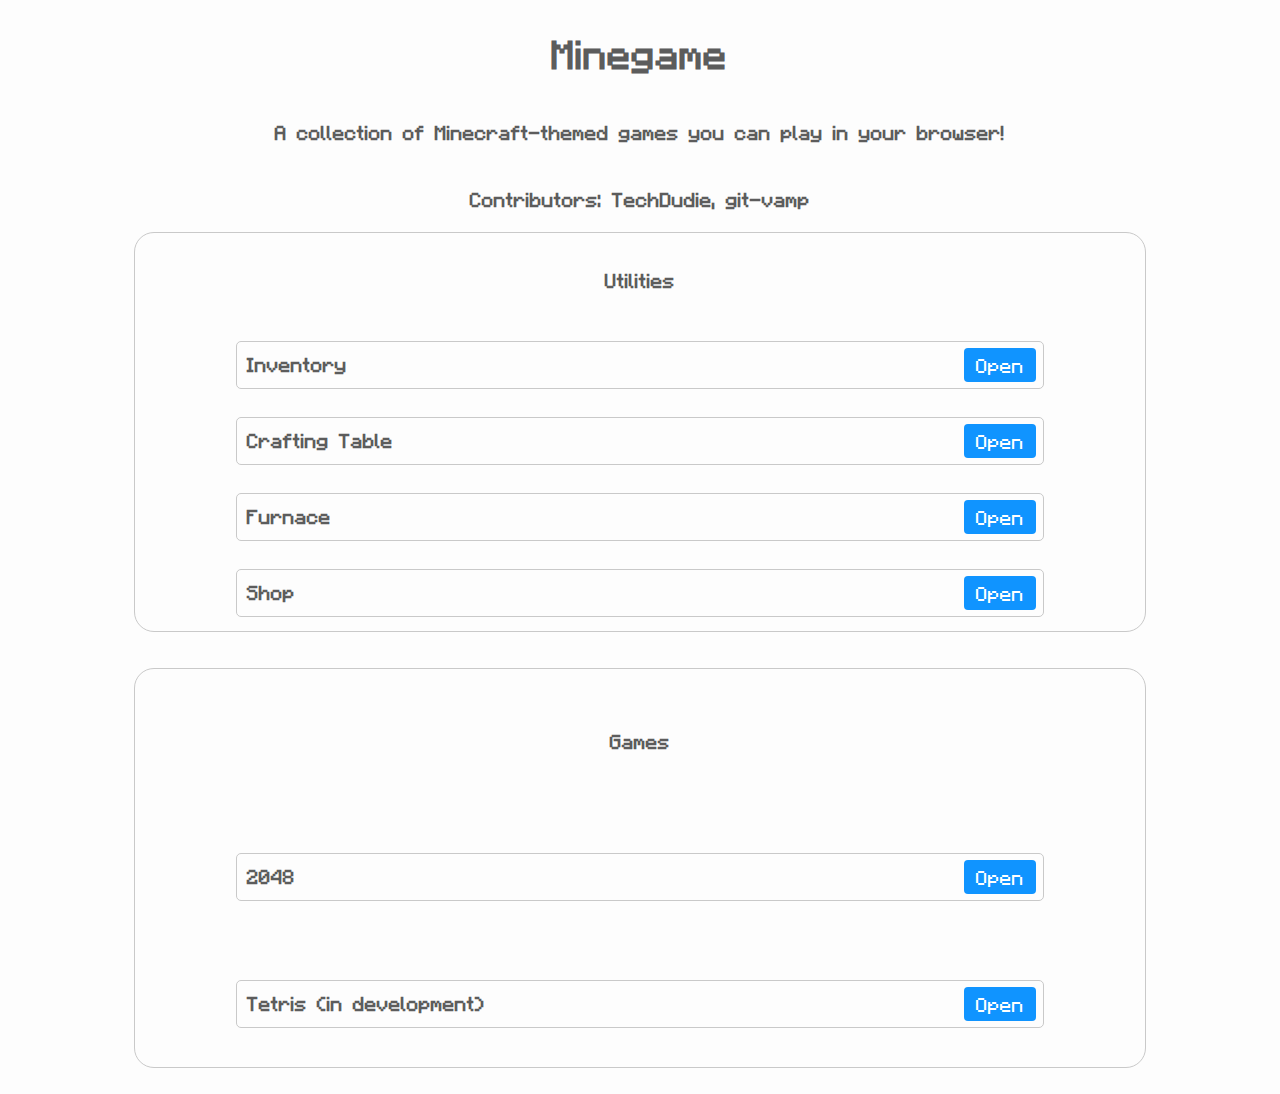
<file: index.html>
<!DOCTYPE html>
<html lang="en">
<head>
<meta charset="UTF-8">
<meta http-equiv="X-UA-Compatible" content="IE=edge">
<meta name="viewport" content="width=device-width, initial-scale=1.0">
<title>Minegame</title>
<link rel="stylesheet" href="source/css/index.css">
<link rel="stylesheet" href="source/css/font.css">
</head>
<body>
    <div class="container">
        <h1 class="text">Minegame</h1>
        <h4 class="text">A collection of Minecraft-themed games you can play in your browser!</h4>
        <h4 class="text">Contributors: TechDudie, git-vamp</h4>
        <div class="child">
            <h4 class="text">Utilities</h4>
            <div class="catg">
                <b class="tagname">Inventory</b>
                <a class="play" href="crafting/">Open</a>
            </div>
            <div class="catg">
                <b class="tagname">Crafting Table</b>
                <a class="play" href="table/">Open</a>
            </div>
            <div class="catg"> 
                <b class="tagname">Furnace</b>
                <a class="play" href="smelt/">Open</a>
            </div>
            <div class="catg">
                <b class="tagname">Shop</b>
                <a class="play" href="shop/">Open</a>
            </div>
        </div>
        <br><br>
        <div class="child">
            <h4 class="text">Games</h4>
            <div class="catg">
                <b class="tagname">2048</b>
                <a class="play" href="2048/">Open</a>
            </div>
            <div class="catg">
                <b class="tagname">Tetris (in development)</b>
                <a class="play" href="2048/">Open</a>
            </div>
        </div>
        <br>
</body>
</html>
</file>
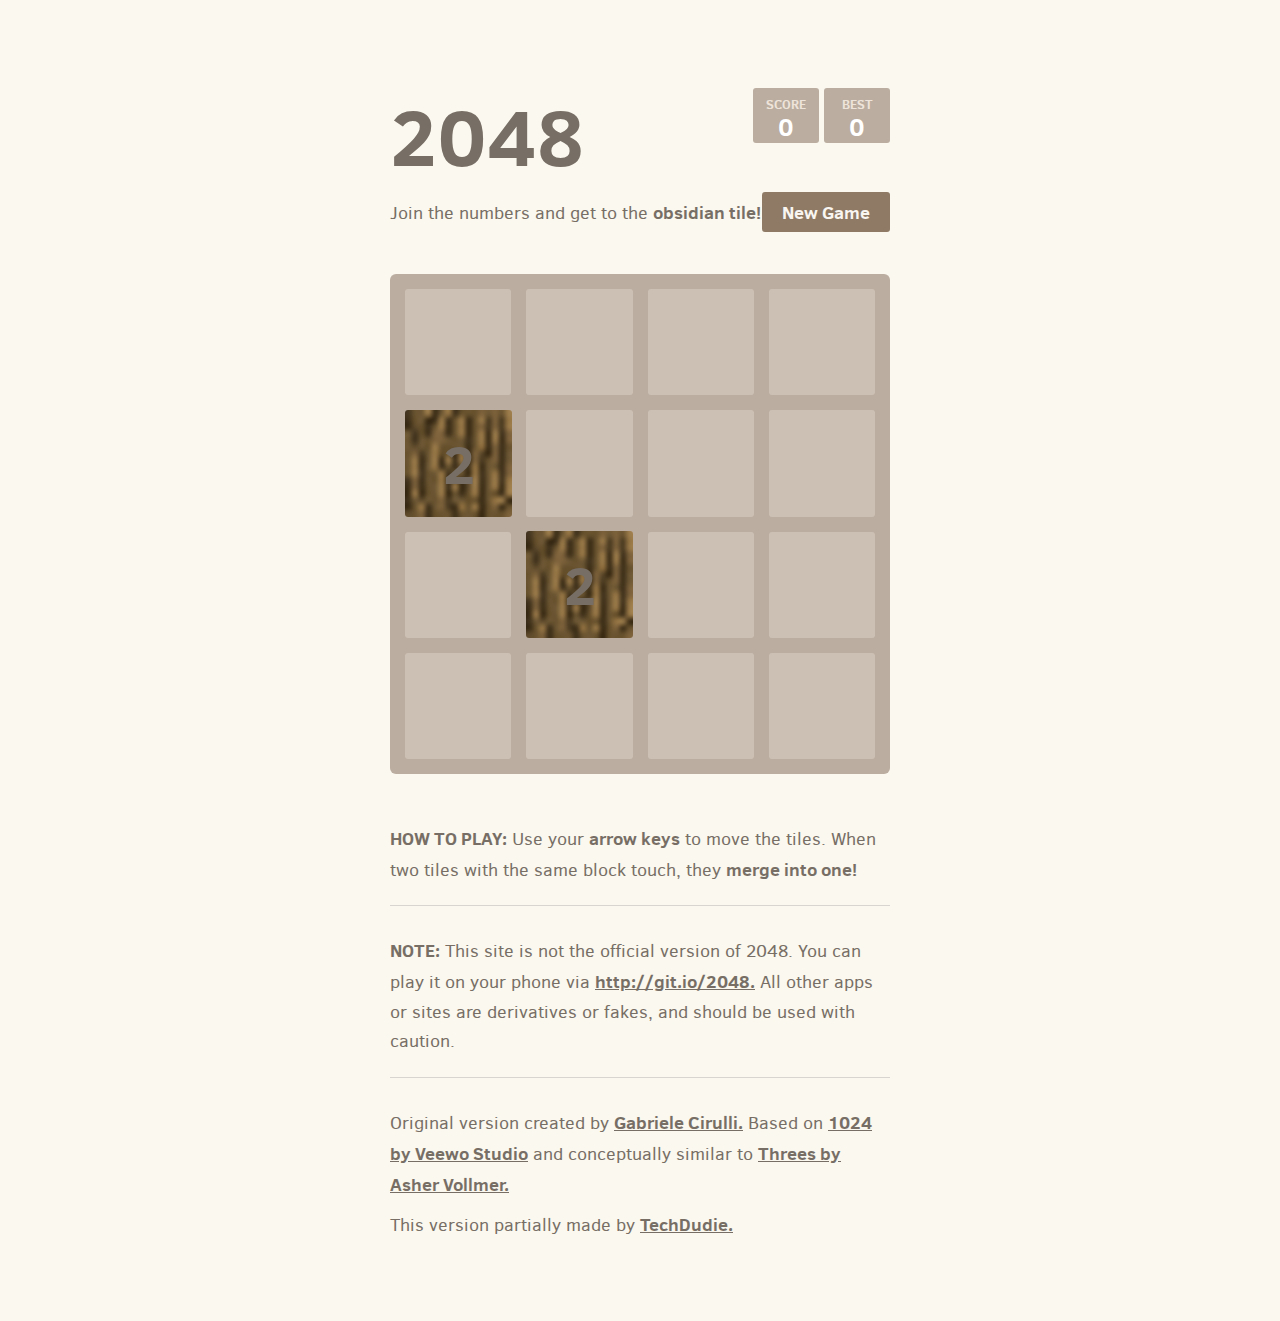
<file: 2048/index.html>
<!DOCTYPE html>
<html>
<head>
  <meta charset="utf-8">
  <title>2048</title>

  <link href="style/main.css" rel="stylesheet" type="text/css">
  <link rel="shortcut icon" href="favicon.ico">
  <link rel="apple-touch-icon" href="meta/apple-touch-icon.png">
  <link rel="apple-touch-startup-image" href="meta/apple-touch-startup-image-640x1096.png" media="(device-width: 320px) and (device-height: 568px) and (-webkit-device-pixel-ratio: 2)"> <!-- iPhone 5+ -->
  <link rel="apple-touch-startup-image" href="meta/apple-touch-startup-image-640x920.png"  media="(device-width: 320px) and (device-height: 480px) and (-webkit-device-pixel-ratio: 2)"> <!-- iPhone, retina -->
  <meta name="apple-mobile-web-app-capable" content="yes">
  <meta name="apple-mobile-web-app-status-bar-style" content="black">

  <meta name="HandheldFriendly" content="True">
  <meta name="MobileOptimized" content="320">
  <meta name="viewport" content="width=device-width, target-densitydpi=160dpi, initial-scale=1.0, maximum-scale=1, user-scalable=no, minimal-ui">
</head>
<body>
  <div class="container">
    <div class="heading">
      <h1 class="title">2048</h1>
      <div class="scores-container">
        <div class="score-container">0</div>
        <div class="best-container">0</div>
      </div>
    </div>

    <div class="above-game">
      <p class="game-intro">Join the numbers and get to the <strong>obsidian tile!</strong></p>
      <a class="restart-button">New Game</a>
    </div>

    <div class="game-container">
      <div class="game-message">
        <p></p>
        <div class="lower">
	        <a class="keep-playing-button">Keep going</a>
          <a class="retry-button">Collect rewards and try again</a>
        </div>
      </div>

      <div class="grid-container">
        <div class="grid-row">
          <div class="grid-cell"></div>
          <div class="grid-cell"></div>
          <div class="grid-cell"></div>
          <div class="grid-cell"></div>
        </div>
        <div class="grid-row">
          <div class="grid-cell"></div>
          <div class="grid-cell"></div>
          <div class="grid-cell"></div>
          <div class="grid-cell"></div>
        </div>
        <div class="grid-row">
          <div class="grid-cell"></div>
          <div class="grid-cell"></div>
          <div class="grid-cell"></div>
          <div class="grid-cell"></div>
        </div>
        <div class="grid-row">
          <div class="grid-cell"></div>
          <div class="grid-cell"></div>
          <div class="grid-cell"></div>
          <div class="grid-cell"></div>
        </div>
      </div>

      <div class="tile-container">

      </div>
    </div>

    <p class="game-explanation">
      <strong class="important">How to play:</strong> Use your <strong>arrow keys</strong> to move the tiles. When two tiles with the same block touch, they <strong>merge into one!</strong>
    </p>
    <hr>
    <p>
    <strong class="important">Note:</strong> This site is not the official version of 2048. You can play it on your phone via <a href="http://git.io/2048">http://git.io/2048.</a> All other apps or sites are derivatives or fakes, and should be used with caution.
    </p>
    <hr>
    <p>
    Original version created by <a href="http://gabrielecirulli.com" target="_blank">Gabriele Cirulli.</a> Based on <a href="https://itunes.apple.com/us/app/1024!/id823499224" target="_blank">1024 by Veewo Studio</a> and conceptually similar to <a href="http://asherv.com/threes/" target="_blank">Threes by Asher Vollmer.</a>
    </p>
    <p>
    This version partially made by <a href="https://github.com/Techdudie" target="_blank">TechDudie.</a>
    </p>
  </div>

  <script src="js/bind_polyfill.js"></script>
  <script src="js/classlist_polyfill.js"></script>
  <script src="js/animframe_polyfill.js"></script>
  <script src="js/keyboard_input_manager.js"></script>
  <script src="js/html_actuator.js"></script>
  <script src="js/grid.js"></script>
  <script src="js/tile.js"></script>
  <script src="js/local_storage_manager.js"></script>
  <script src="js/game_manager.js"></script>
  <script src="js/application.js"></script>
</body>
</html>
</file>
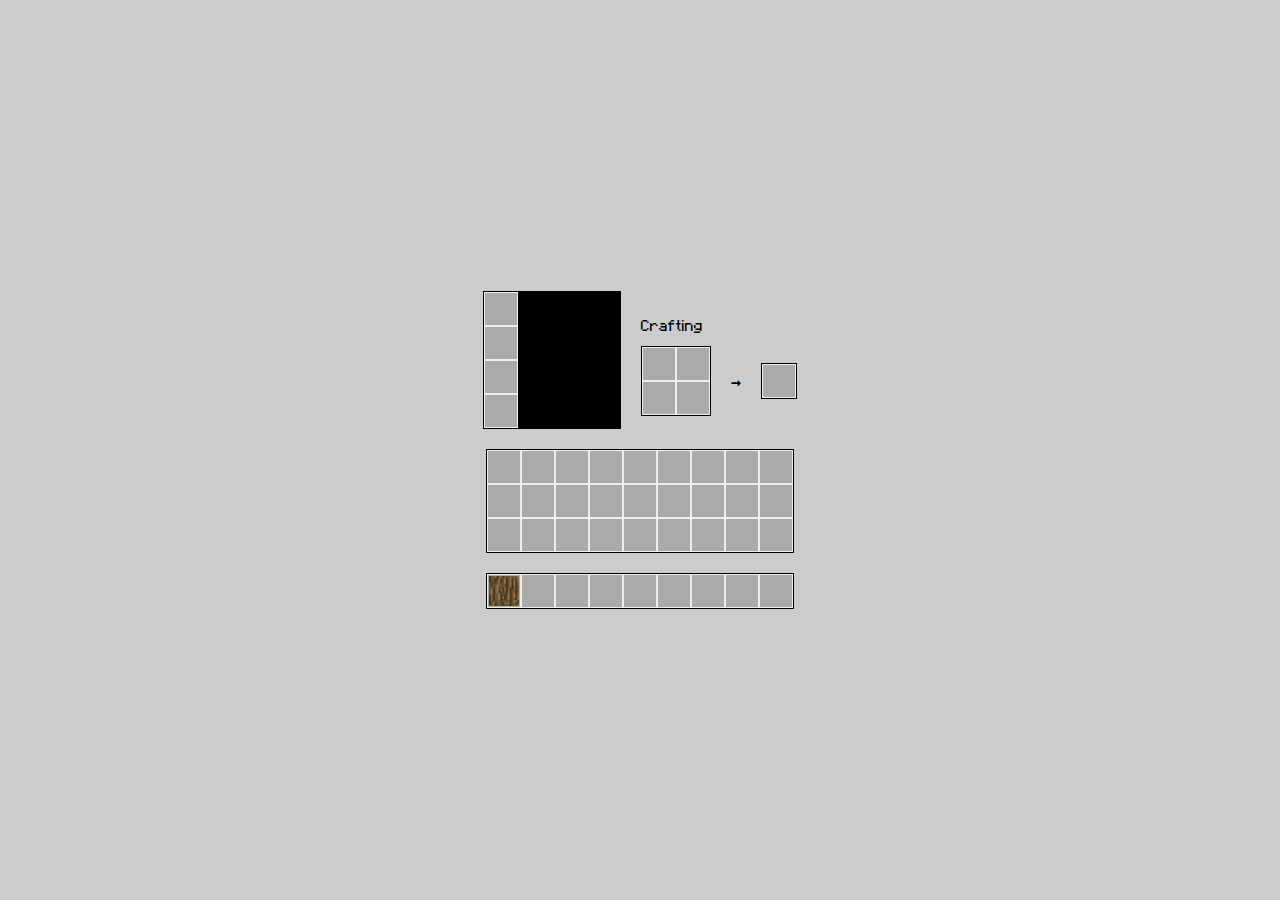
<file: crafting/index.html>
<html>
  <head>
    <title>Inventory</title>
    <link rel="stylesheet" href="css/font.css" />
    <link rel="stylesheet" href="css/style.css" />
  </head>
  <body>
    <div class="centered">
      <div class="top">
        <div id="armor">
          <div class="armor-slots">
            <div id="armor1" class="invslot" ondrop="drop(event)" ondragover="droppable(event)"></div>
            <div id="armor2" class="invslot" ondrop="drop(event)" ondragover="droppable(event)"></div>
            <div id="armor3" class="invslot" ondrop="drop(event)" ondragover="droppable(event)"></div>
            <div id="armor4" class="invslot" ondrop="drop(event)" ondragover="droppable(event)"></div>
          </div>
          <div class="black"></div>
        </div>
        <div class="craft-section">
          <p class="text">Crafting</p>
          <div class="center-craft">
            <div id="crafting" class="inv">
              <div id="craft1" class="invslot" ondrop="drop(event)" ondragover="droppable(event)"></div>
              <div id="craft2" class="invslot" ondrop="drop(event)" ondragover="droppable(event)"></div>
              <div id="craft3" class="invslot" ondrop="drop(event)" ondragover="droppable(event)"></div>
              <div id="craft4" class="invslot" ondrop="drop(event)" ondragover="droppable(event)"></div>
            </div>
            <h1 id="craftarrow" class="text">➞</h1>
            <div id="craft-result" class="inv">
              <div id="craft" class="invslot"></div>
            </div>
          </div>
          
        </div>
      </div>
      <div id="inv" class="inv">
        <div class="invslot" id="inv1" ondrop="drop(event)" ondragover="droppable(event)"></div>
        <div class="invslot" id="inv2" ondrop="drop(event)" ondragover="droppable(event)"></div>
        <div class="invslot" id="inv3" ondrop="drop(event)" ondragover="droppable(event)"></div>
        <div class="invslot" id="inv4" ondrop="drop(event)" ondragover="droppable(event)"></div>
        <div class="invslot" id="inv5" ondrop="drop(event)" ondragover="droppable(event)"></div>
        <div class="invslot" id="inv6" ondrop="drop(event)" ondragover="droppable(event)"></div>
        <div class="invslot" id="inv7" ondrop="drop(event)" ondragover="droppable(event)"></div>
        <div class="invslot" id="inv8" ondrop="drop(event)" ondragover="droppable(event)"></div>
        <div class="invslot" id="inv9" ondrop="drop(event)" ondragover="droppable(event)"></div>
        <div class="invslot" id="inv10" ondrop="drop(event)" ondragover="droppable(event)"></div>
        <div class="invslot" id="inv11" ondrop="drop(event)" ondragover="droppable(event)"></div>
        <div class="invslot" id="inv12" ondrop="drop(event)" ondragover="droppable(event)"></div>
        <div class="invslot" id="inv13" ondrop="drop(event)" ondragover="droppable(event)"></div>
        <div class="invslot" id="inv14" ondrop="drop(event)" ondragover="droppable(event)"></div>
        <div class="invslot" id="inv15" ondrop="drop(event)" ondragover="droppable(event)"></div>
        <div class="invslot" id="inv16" ondrop="drop(event)" ondragover="droppable(event)"></div>
        <div class="invslot" id="inv17" ondrop="drop(event)" ondragover="droppable(event)"></div>
        <div class="invslot" id="inv18" ondrop="drop(event)" ondragover="droppable(event)"></div>
        <div class="invslot" id="inv19" ondrop="drop(event)" ondragover="droppable(event)"></div>
        <div class="invslot" id="inv20" ondrop="drop(event)" ondragover="droppable(event)"></div>
        <div class="invslot" id="inv21" ondrop="drop(event)" ondragover="droppable(event)"></div>
        <div class="invslot" id="inv22" ondrop="drop(event)" ondragover="droppable(event)"></div>
        <div class="invslot" id="inv23" ondrop="drop(event)" ondragover="droppable(event)"></div>
        <div class="invslot" id="inv24" ondrop="drop(event)" ondragover="droppable(event)"></div>
        <div class="invslot" id="inv25" ondrop="drop(event)" ondragover="droppable(event)"></div>
        <div class="invslot" id="inv26" ondrop="drop(event)" ondragover="droppable(event)"></div>
        <div class="invslot" id="inv27" ondrop="drop(event)" ondragover="droppable(event)"></div>
      </div>
      <div id="hb" class="inv">
        <div class="invslot" id="hb1" ondrop="drop(event)" ondragover="droppable(event)">
          <img id="drag1" src="assets/default_tree.png" draggable="true" ondragstart="drag(event)" width="30" height="30"/>
        </div>
        <div class="invslot" id="hb2" ondrop="drop(event)" ondragover="droppable(event)"></div>
        <div class="invslot" id="hb3" ondrop="drop(event)" ondragover="droppable(event)"></div>
        <div class="invslot" id="hb4" ondrop="drop(event)" ondragover="droppable(event)"></div>
        <div class="invslot" id="hb5" ondrop="drop(event)" ondragover="droppable(event)"></div>
        <div class="invslot" id="hb6" ondrop="drop(event)" ondragover="droppable(event)"></div>
        <div class="invslot" id="hb7" ondrop="drop(event)" ondragover="droppable(event)"></div>
        <div class="invslot" id="hb8" ondrop="drop(event)" ondragover="droppable(event)"></div>
        <div class="invslot" id="hb9" ondrop="drop(event)" ondragover="droppable(event)"></div>
      </div>
    </div>
    <script src="js/inv.js"></script>
    <script src="js/dnd.js"></script>
  </body>
</html>
</file>
<file: source/css/index.css>
* {
    box-sizing: border-box;
}

:root {
    --main: rgb(253, 253, 253);
    --accent: rgb(92, 92, 92);
    --border: rgb(201, 201, 201);
}

body {
    background: var(--main);
    color: var(--accent);
    font-family: Arial, Helvetica, sans-serif;
    text-align: center;
}

.container {
    width: 100%;
    display: grid;
    place-items: center;
}
.child {
    width: 80%;
    border: 0.5px solid var(--border);
    height: 400px;
    border-radius: 20px;
    display: grid;
    place-items: center;
}

.catg {
    width: 80%;
    border: 1px solid var(--border);
    border-radius: 5px;
}
.play {
    text-decoration: none;
    float: right;
    background-color: rgb(16, 148, 255);
    font-family: Minecraftia;
    color: white;
    padding: 3px 10px;
    margin: 6px 7px;
    border: 2px solid transparent ;
    border-radius: 4px;
}
.play:hover {
    background-color: rgb(6, 128, 221);
}
.tagname {
    float: left;
    padding: 10px;
    font-family: Minecraftia;
}
i {
    float: left;
    font-size: 13px;
    padding: none ;
}
</file>
<file: source/css/font.css>
@font-face {
  font-family: Minecraftia;
  src: url([data-uri]);
}
.text {
  font-family: Minecraftia;
}
</file>
<file: 2048/style/main.css>
@import url(fonts/clear-sans.css);
html,
body {
    margin: 0;
    padding: 0;
    background: #faf8ef;
    color: #776e65;
    font-family: "Clear Sans", "Helvetica Neue", Arial, sans-serif;
    font-size: 18px;
}

body {
    margin: 80px 0;
}

.heading:after {
    content: "";
    display: block;
    clear: both;
}

h1.title {
    font-size: 80px;
    font-weight: bold;
    margin: 0;
    display: block;
    float: left;
}

@keyframes move-up {
    0% {
        top: 25px;
        opacity: 1;
    }

    100% {
        top: -50px;
        opacity: 0;
    }
}
.scores-container {
    float: right;
    text-align: right;
}

.score-container,
.best-container {
    position: relative;
    display: inline-block;
    background: #bbada0;
    padding: 15px 25px;
    font-size: 25px;
    height: 25px;
    line-height: 47px;
    font-weight: bold;
    border-radius: 3px;
    color: white;
    margin-top: 8px;
    text-align: center;
}
.score-container:after,
.best-container:after {
    position: absolute;
    width: 100%;
    top: 10px;
    left: 0;
    text-transform: uppercase;
    font-size: 13px;
    line-height: 13px;
    text-align: center;
    color: #eee4da;
}
.score-container .score-addition,
.best-container .score-addition {
    position: absolute;
    right: 30px;
    color: red;
    font-size: 25px;
    line-height: 25px;
    font-weight: bold;
    color: rgba(119, 110, 101, 0.9);
    z-index: 100;
    animation: move-up 600ms ease-in;
    animation-fill-mode: both;
}

.score-container:after {
    content: "Score";
}

.best-container:after {
    content: "Best";
}

p {
    margin-top: 0;
    margin-bottom: 10px;
    line-height: 1.65;
}

a {
    color: #776e65;
    font-weight: bold;
    text-decoration: underline;
    cursor: pointer;
}

strong.important {
    text-transform: uppercase;
}

hr {
    border: none;
    border-bottom: 1px solid #d8d4d0;
    margin-top: 20px;
    margin-bottom: 30px;
}

.container {
    width: 500px;
    margin: 0 auto;
}

@keyframes fade-in {
    0% {
        opacity: 0;
    }

    100% {
        opacity: 1;
    }
}
.game-container {
    margin-top: 40px;
    position: relative;
    padding: 15px;
    cursor: default;
    user-select: none;
    -webkit-user-select: none;
    touch-action: none;
    -webkit-touch-callout: none;
    background: #bbada0;
    border-radius: 6px;
    width: 500px;
    height: 500px;
    box-sizing: border-box;
}
.game-container .game-message {
    display: none;
    position: absolute;
    top: 0;
    right: 0;
    bottom: 0;
    left: 0;
    background: rgba(238, 228, 218, 0.5);
    z-index: 100;
    text-align: center;
    animation: fade-in 800ms ease 1200ms;
    animation-fill-mode: both;
}
.game-container .game-message p {
    font-size: 60px;
    font-weight: bold;
    height: 60px;
    line-height: 60px;
    margin-top: 222px;
}
.game-container .game-message .lower {
    display: block;
    margin-top: 59px;
}
.game-container .game-message a {
    display: inline-block;
    background: #8f7a66;
    border-radius: 3px;
    padding: 0 20px;
    text-decoration: none;
    color: #f9f6f2;
    height: 40px;
    line-height: 42px;
    margin-left: 9px;
}
.game-container .game-message a.keep-playing-button {
    display: none;
}
.game-container .game-message.game-won {
    background: rgba(237, 194, 46, 0.5);
    color: #f9f6f2;
}
.game-container .game-message.game-won a.keep-playing-button {
    display: inline-block;
}
.game-container .game-message.game-won,
.game-container .game-message.game-over {
    display: block;
}

.grid-container {
    position: absolute;
    z-index: 1;
}

.grid-row {
    margin-bottom: 15px;
}
.grid-row:last-child {
    margin-bottom: 0;
}
.grid-row:after {
    content: "";
    display: block;
    clear: both;
}

.grid-cell {
    width: 106.25px;
    height: 106.25px;
    margin-right: 15px;
    float: left;
    border-radius: 3px;
    background: rgba(238, 228, 218, 0.35);
}
.grid-cell:last-child {
    margin-right: 0;
}

.tile-container {
    position: absolute;
    z-index: 2;
}

.tile,
.tile .tile-inner {
    width: 107px;
    height: 107px;
    line-height: 107px;
}
.tile.tile-position-1-1 {
    transform: translate(0px, 0px);
}
.tile.tile-position-1-2 {
    transform: translate(0px, 121px);
}
.tile.tile-position-1-3 {
    transform: translate(0px, 242px);
}
.tile.tile-position-1-4 {
    transform: translate(0px, 363px);
}
.tile.tile-position-2-1 {
    transform: translate(121px, 0px);
}
.tile.tile-position-2-2 {
    transform: translate(121px, 121px);
}
.tile.tile-position-2-3 {
    transform: translate(121px, 242px);
}
.tile.tile-position-2-4 {
    transform: translate(121px, 363px);
}
.tile.tile-position-3-1 {
    transform: translate(242px, 0px);
}
.tile.tile-position-3-2 {
    transform: translate(242px, 121px);
}
.tile.tile-position-3-3 {
    transform: translate(242px, 242px);
}
.tile.tile-position-3-4 {
    transform: translate(242px, 363px);
}
.tile.tile-position-4-1 {
    transform: translate(363px, 0px);
}
.tile.tile-position-4-2 {
    transform: translate(363px, 121px);
}
.tile.tile-position-4-3 {
    transform: translate(363px, 242px);
}
.tile.tile-position-4-4 {
    transform: translate(363px, 363px);
}

.tile {
    position: absolute;
    transition: 100ms ease-in-out;
    transition-property: transform;
}
.tile .tile-inner {
    border-radius: 3px;
    background: #eee4da;
    text-align: center;
    font-weight: bold;
    z-index: 10;
    font-size: 55px;
    image-rendering: pixelated;
}
.tile.tile-2 .tile-inner {
    background: url("../images/default_tree.png");
}
.tile.tile-4 .tile-inner {
    background: url("../images/default_cobble.png");
}
.tile.tile-8 .tile-inner {
    background: url("../images/mcl_core_coal_ore.png");
}
.tile.tile-16 .tile-inner {
    background: url("../images/default_coal_block.png");
}
.tile.tile-32 .tile-inner {
    background: url("../images/mcl_core_iron_ore.png");
}
.tile.tile-64 .tile-inner {
    background: url("../images/default_steel_block.png");
}
.tile.tile-128 .tile-inner {
    background: url("../images/mcl_core_gold_ore.png");
}
.tile.tile-256 .tile-inner {
    background: url("../images/default_gold_block.png");
}
.tile.tile-512 .tile-inner {
    background: url("../images/mcl_core_diamond_ore.png");
}
.tile.tile-1024 .tile-inner {
    background: url("../images/default_diamond_block.png");
}
.tile.tile-2048 .tile-inner {
    background: url("../images/default_obsidian.png");
}
.tile.tile-super .tile-inner {
    color: #ffffff;
    background: #ffffff;
}
@keyframes appear {
    0% {
        opacity: 0;
        transform: scale(0);
    }

    100% {
        opacity: 1;
        transform: scale(1);
    }
}
.tile-new .tile-inner {
    animation: appear 200ms ease 100ms;
    animation-fill-mode: backwards;
}

@keyframes pop {
    0% {
        transform: scale(0);
    }

    50% {
        transform: scale(1.2);
    }

    100% {
        transform: scale(1);
    }
}
.tile-merged .tile-inner {
    z-index: 20;
    animation: pop 200ms ease 100ms;
    animation-fill-mode: backwards;
}

.above-game:after {
    content: "";
    display: block;
    clear: both;
}

.game-intro {
    float: left;
    line-height: 42px;
    margin-bottom: 0;
}

.restart-button {
    background: #8f7a66;
    border-radius: 3px;
    padding: 0 20px;
    text-decoration: none;
    color: #f9f6f2;
    height: 40px;
    line-height: 42px;
    display: block;
    text-align: center;
    float: right;
}

.game-explanation {
    margin-top: 50px;
}

@media screen and (max-width: 520px) {
    html,
    body {
        font-size: 15px;
    }

    body {
        margin: 20px 0;
        padding: 0 20px;
    }

    h1.title {
        font-size: 27px;
        margin-top: 15px;
    }

    .container {
        width: 280px;
        margin: 0 auto;
    }

    .score-container,
    .best-container {
        margin-top: 0;
        padding: 15px 10px;
        min-width: 40px;
    }

    .heading {
        margin-bottom: 10px;
    }

    .game-intro {
        width: 55%;
        display: block;
        box-sizing: border-box;
        line-height: 1.65;
    }

    .restart-button {
        width: 42%;
        padding: 0;
        display: block;
        box-sizing: border-box;
        margin-top: 2px;
    }

    .game-container {
        margin-top: 17px;
        position: relative;
        padding: 10px;
        cursor: default;
        user-select: none;
        -webkit-user-select: none;
        touch-action: none;
        -webkit-touch-callout: none;
        background: #bbada0;
        border-radius: 6px;
        width: 280px;
        height: 280px;
        box-sizing: border-box;
    }
    .game-container .game-message {
        display: none;
        position: absolute;
        top: 0;
        right: 0;
        bottom: 0;
        left: 0;
        background: rgba(238, 228, 218, 0.5);
        z-index: 100;
        text-align: center;
        animation: fade-in 800ms ease 1200ms;
        animation-fill-mode: both;
    }
    .game-container .game-message p {
        font-size: 60px;
        font-weight: bold;
        height: 60px;
        line-height: 60px;
        margin-top: 222px;
    }
    .game-container .game-message .lower {
        display: block;
        margin-top: 59px;
    }
    .game-container .game-message a {
        display: inline-block;
        background: #8f7a66;
        border-radius: 3px;
        padding: 0 20px;
        text-decoration: none;
        color: #f9f6f2;
        height: 40px;
        line-height: 42px;
        margin-left: 9px;
    }
    .game-container .game-message a.keep-playing-button {
        display: none;
    }
    .game-container .game-message.game-won {
        background: rgba(237, 194, 46, 0.5);
        color: #f9f6f2;
    }
    .game-container .game-message.game-won a.keep-playing-button {
        display: inline-block;
    }
    .game-container .game-message.game-won,
    .game-container .game-message.game-over {
        display: block;
    }

    .grid-container {
        position: absolute;
        z-index: 1;
    }

    .grid-row {
        margin-bottom: 10px;
    }
    .grid-row:last-child {
        margin-bottom: 0;
    }
    .grid-row:after {
        content: "";
        display: block;
        clear: both;
    }

    .grid-cell {
        width: 57.5px;
        height: 57.5px;
        margin-right: 10px;
        float: left;
        border-radius: 3px;
        background: rgba(238, 228, 218, 0.35);
    }
    .grid-cell:last-child {
        margin-right: 0;
    }

    .tile-container {
        position: absolute;
        z-index: 2;
    }

    .tile,
    .tile .tile-inner {
        width: 58px;
        height: 58px;
        line-height: 58px;
        
    }
    .tile.tile-position-1-1 {
        transform: translate(0px, 0px);
    }
    .tile.tile-position-1-2 {
        transform: translate(0px, 67px);
    }
    .tile.tile-position-1-3 {
        transform: translate(0px, 135px);
    }
    .tile.tile-position-1-4 {
        transform: translate(0px, 202px);
    }
    .tile.tile-position-2-1 {
        transform: translate(67px, 0px);
    }
    .tile.tile-position-2-2 {
        transform: translate(67px, 67px);
    }
    .tile.tile-position-2-3 {
        transform: translate(67px, 135px);
    }
    .tile.tile-position-2-4 {
        transform: translate(67px, 202px);
    }
    .tile.tile-position-3-1 {
        transform: translate(135px, 0px);
    }
    .tile.tile-position-3-2 {
        transform: translate(135px, 67px);
    }
    .tile.tile-position-3-3 {
        transform: translate(135px, 135px);
    }
    .tile.tile-position-3-4 {
        transform: translate(135px, 202px);
    }
    .tile.tile-position-4-1 {
        transform: translate(202px, 0px);
    }
    .tile.tile-position-4-2 {
        transform: translate(202px, 67px);
    }
    .tile.tile-position-4-3 {
        transform: translate(202px, 135px);
    }
    .tile.tile-position-4-4 {
        transform: translate(202px, 202px);
    }

    .tile .tile-inner {
        font-size: 35px;
    }

    .game-message p {
        font-size: 30px !important;
        height: 30px !important;
        line-height: 30px !important;
        margin-top: 90px !important;
    }
    .game-message .lower {
        margin-top: 30px !important;
    }
}
</file>
<file: crafting/css/font.css>
@font-face {
  font-family: Minecraftia;
  src: url([data-uri]);
}
.text {
  font-family: Minecraftia;
  font-size: 12px;
}
</file>
<file: crafting/css/style.css>
body {
  background-color: #ccc;
  display: flex;
  justify-content: center;
  align-items: center;
}
.invslot {
  width: 32px;
  height: 32px;
  display: flex;
  justify-content: center;
  align-items: center;
  border: 1px solid #eee;
  background-color: #aaa;
}

.black {
  background-color: black;
}
.centered {
  display: flex;
  flex-direction: column;
  align-items: center;
  gap: 20px;
}

.top {
  display: flex;
  gap: 20px;
  align-items: center;
}

.inv {
  display: grid;
  grid-template-columns: repeat(9, 1fr);
  border: 1px solid black;
}

#armor {
  border: 1px solid black;
  display: grid;
  grid-template-columns: 1fr 3fr;
}

.center-craft {
  display: flex;
  align-items: center;
  gap: 20px;
}
#crafting {
  display: grid;
  grid-template-columns: 1fr 1fr;
}


#craft-result {
  display: inline;
}
</file>
